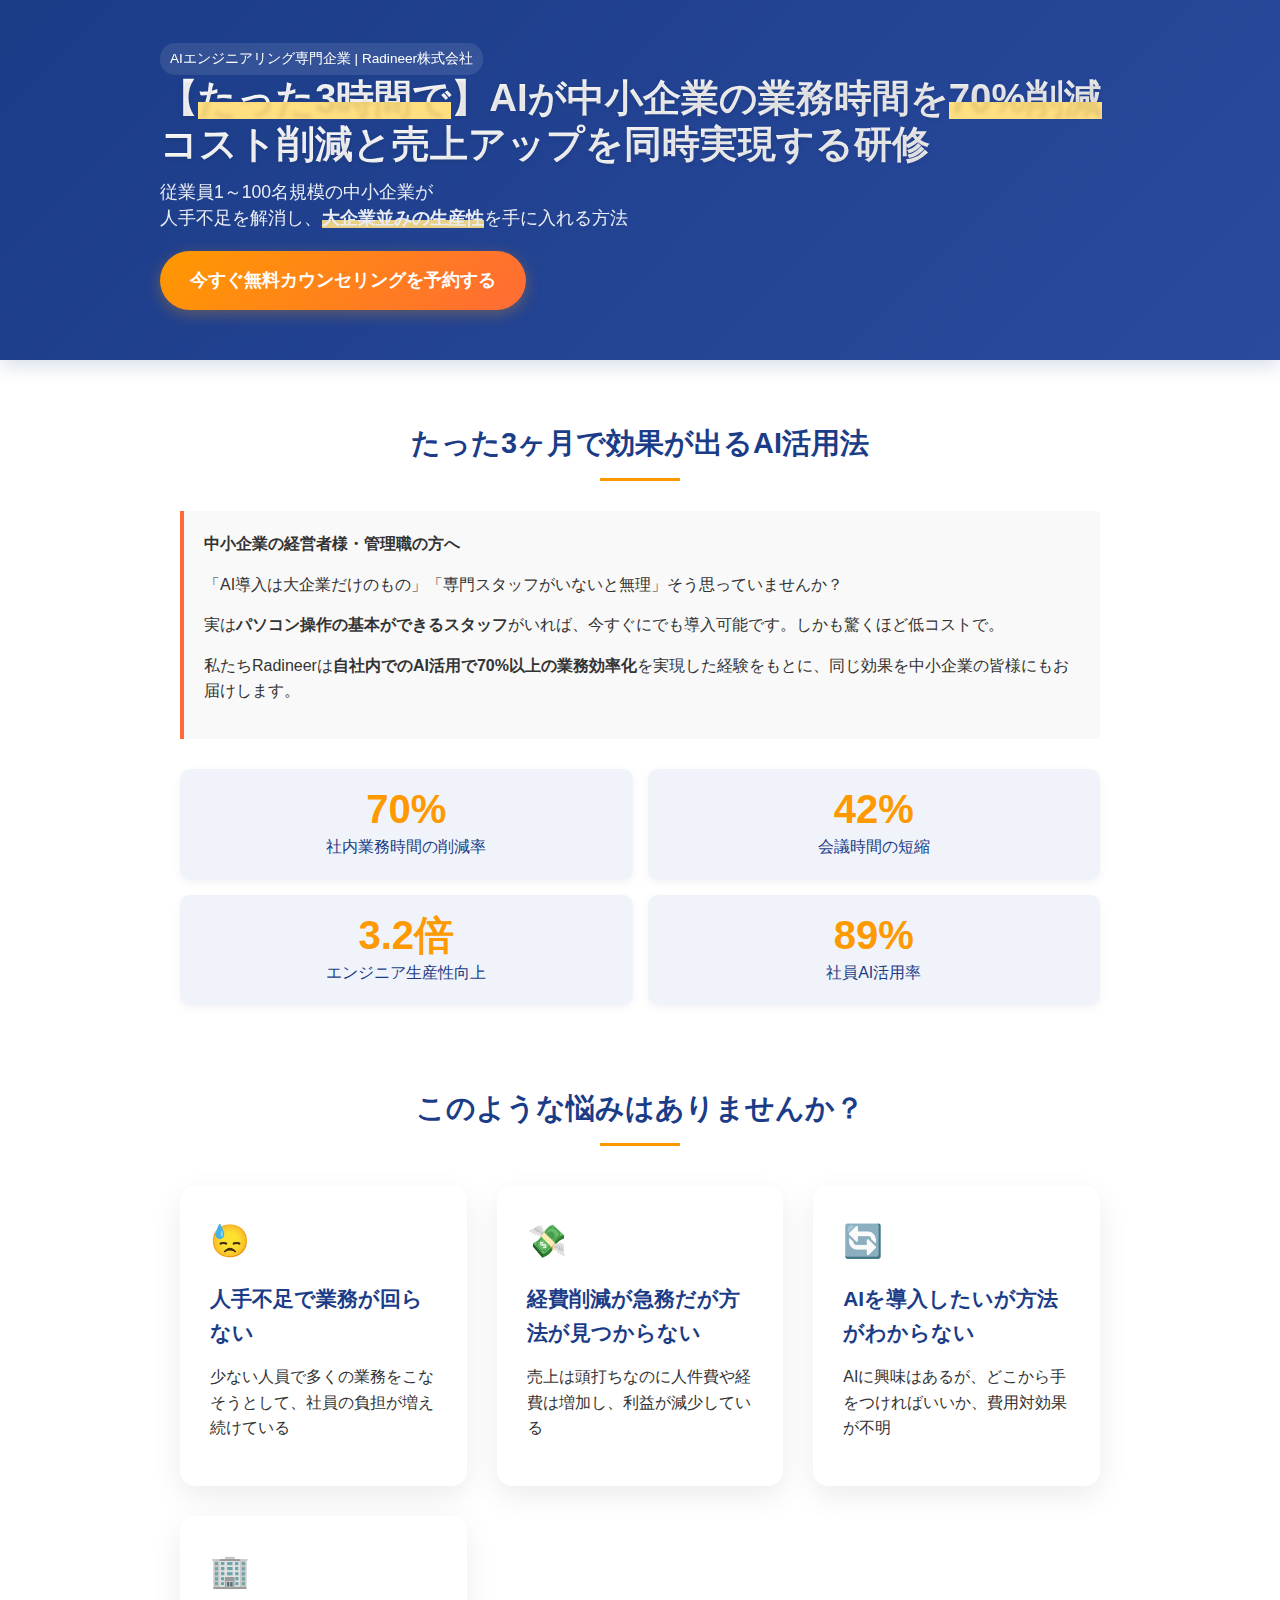
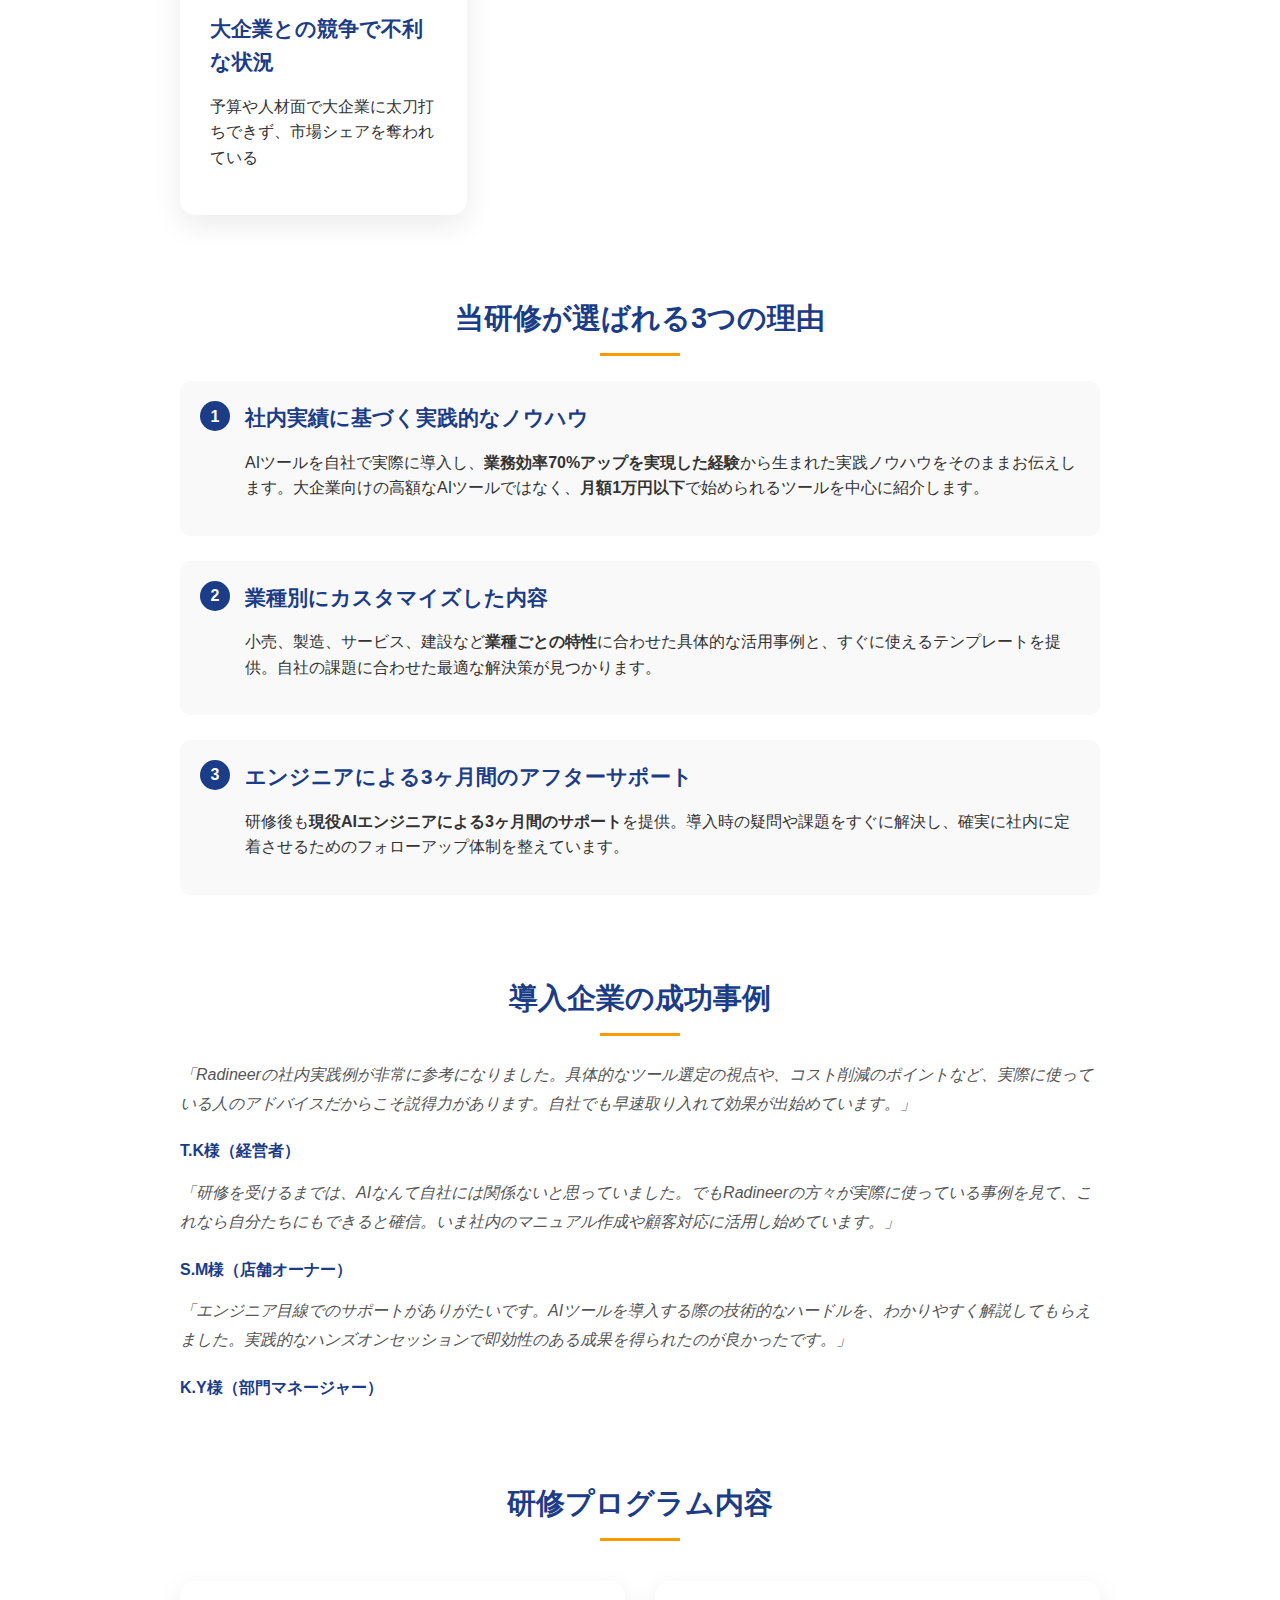
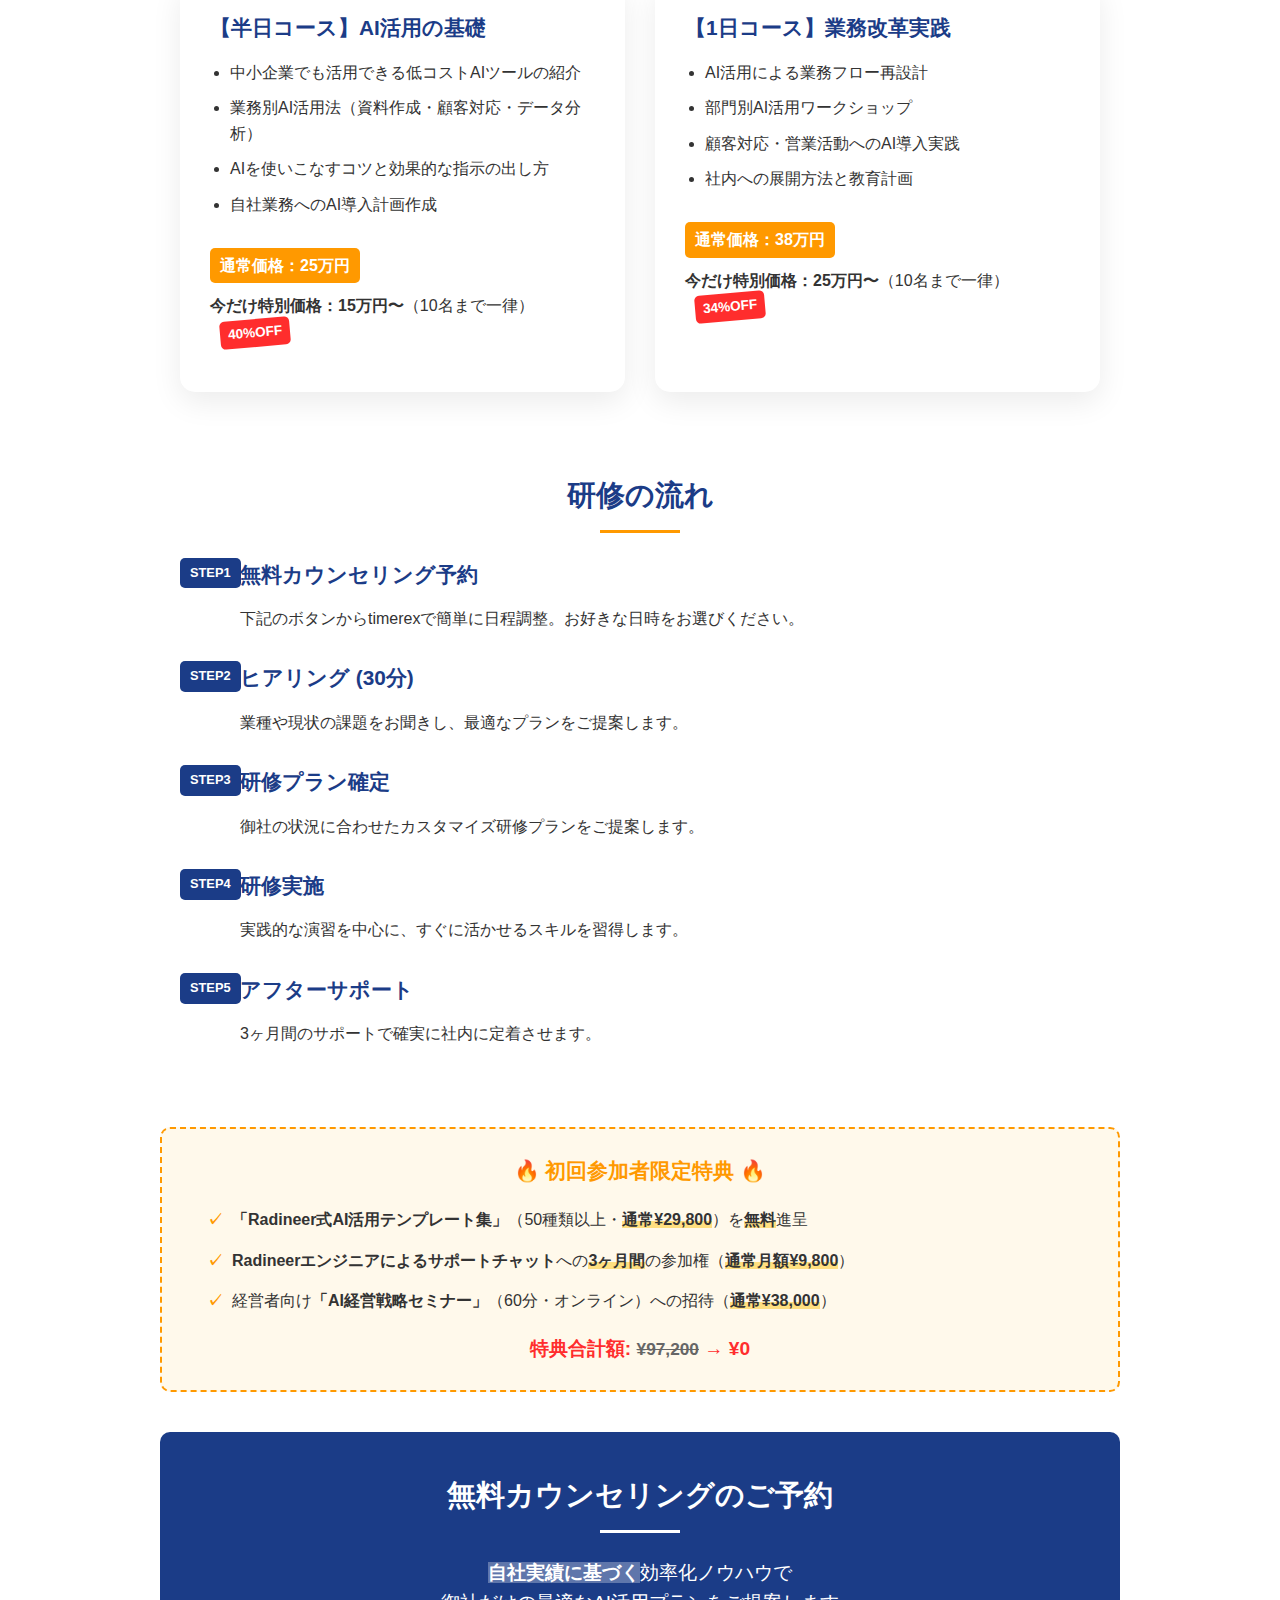
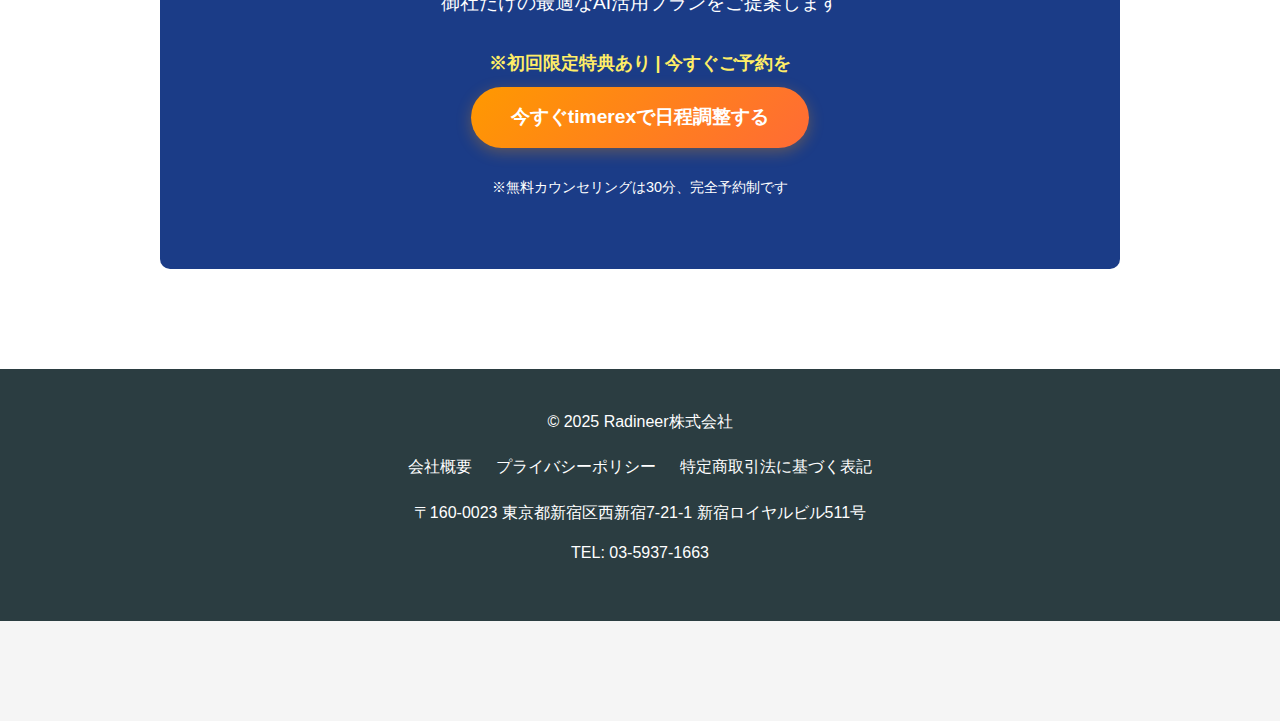
<file: improved-lp.html>
<!DOCTYPE html>
<html lang="ja">
<head>
    <meta charset="UTF-8">
    <meta name="viewport" content="width=device-width, initial-scale=1.0">
    <title>【経営者必見】中小企業の業務効率化を実現するAI活用研修 | Radineer株式会社</title>
    <meta name="description" content="Radineer株式会社が提供する中小企業向けAI活用研修。業務時間を70%削減し、コスト削減と売上アップを同時に実現します。">
    <link rel="icon" href="https://radineer.asia/wp-content/uploads/2023/04/cropped-radineer_favi_blue-1-32x32.png" sizes="32x32">
    <link rel="icon" href="https://radineer.asia/wp-content/uploads/2023/04/cropped-radineer_favi_blue-1-192x192.png" sizes="192x192">
    <link rel="stylesheet" href="styles.css">
</head>
<body>
    <header>
        <div class="container">
            <div class="header-badge">AIエンジニアリング専門企業 | Radineer株式会社</div>
            <h1>【<span class="highlight-yellow">たった3時間で</span>】AIが中小企業の業務時間を<span class="highlight-yellow">70%削減</span><br>コスト削減と売上アップを同時実現する研修</h1>
            <p class="tagline">従業員1～100名規模の中小企業が<br>人手不足を解消し、<span class="highlight-yellow">大企業並みの生産性</span>を手に入れる方法</p>
            <a href="#reservation" class="cta-button">今すぐ無料カウンセリングを予約する</a>
        </div>
    </header>
    
    <main>
        <div class="container">
            <section>
                <h2>たった3ヶ月で効果が出るAI活用法</h2>
                
                <div class="highlight-box">
                    <p><strong>中小企業の経営者様・管理職の方へ</strong></p>
                    <p>「AI導入は大企業だけのもの」「専門スタッフがいないと無理」そう思っていませんか？</p>
                    <p>実は<strong>パソコン操作の基本ができるスタッフ</strong>がいれば、今すぐにでも導入可能です。しかも驚くほど低コストで。</p>
                    <p>私たちRadineerは<strong>自社内でのAI活用で70%以上の業務効率化</strong>を実現した経験をもとに、同じ効果を中小企業の皆様にもお届けします。</p>
                </div>
                
                <div class="stats-container">
                    <div class="stat-box">
                        <div class="stat-number">70%</div>
                        <div class="stat-text">社内業務時間の削減率</div>
                    </div>
                    
                    <div class="stat-box">
                        <div class="stat-number">42%</div>
                        <div class="stat-text">会議時間の短縮</div>
                    </div>
                    
                    <div class="stat-box">
                        <div class="stat-number">3.2倍</div>
                        <div class="stat-text">エンジニア生産性向上</div>
                    </div>
                    
                    <div class="stat-box">
                        <div class="stat-number">89%</div>
                        <div class="stat-text">社員AI活用率</div>
                    </div>
                </div>
            </section>
            
            <section>
                <h2>このような悩みはありませんか？</h2>
                
                <div class="card-container">
                    <div class="card">
                        <div class="card-icon">😓</div>
                        <h3>人手不足で業務が回らない</h3>
                        <p>少ない人員で多くの業務をこなそうとして、社員の負担が増え続けている</p>
                    </div>
                    
                    <div class="card">
                        <div class="card-icon">💸</div>
                        <h3>経費削減が急務だが方法が見つからない</h3>
                        <p>売上は頭打ちなのに人件費や経費は増加し、利益が減少している</p>
                    </div>
                    
                    <div class="card">
                        <div class="card-icon">🔄</div>
                        <h3>AIを導入したいが方法がわからない</h3>
                        <p>AIに興味はあるが、どこから手をつければいいか、費用対効果が不明</p>
                    </div>
                    
                    <div class="card">
                        <div class="card-icon">🏢</div>
                        <h3>大企業との競争で不利な状況</h3>
                        <p>予算や人材面で大企業に太刀打ちできず、市場シェアを奪われている</p>
                    </div>
                </div>
            </section>
            
            <section>
                <h2>当研修が選ばれる3つの理由</h2>
                
                <div class="reason">
                    <div class="reason-number">1</div>
                    <div class="reason-content">
                        <h3>社内実績に基づく実践的なノウハウ</h3>
                        <p>AIツールを自社で実際に導入し、<strong>業務効率70%アップを実現した経験</strong>から生まれた実践ノウハウをそのままお伝えします。大企業向けの高額なAIツールではなく、<strong>月額1万円以下</strong>で始められるツールを中心に紹介します。</p>
                    </div>
                </div>
                
                <div class="reason">
                    <div class="reason-number">2</div>
                    <div class="reason-content">
                        <h3>業種別にカスタマイズした内容</h3>
                        <p>小売、製造、サービス、建設など<strong>業種ごとの特性</strong>に合わせた具体的な活用事例と、すぐに使えるテンプレートを提供。自社の課題に合わせた最適な解決策が見つかります。</p>
                    </div>
                </div>
                
                <div class="reason">
                    <div class="reason-number">3</div>
                    <div class="reason-content">
                        <h3>エンジニアによる3ヶ月間のアフターサポート</h3>
                        <p>研修後も<strong>現役AIエンジニアによる3ヶ月間のサポート</strong>を提供。導入時の疑問や課題をすぐに解決し、確実に社内に定着させるためのフォローアップ体制を整えています。</p>
                    </div>
                </div>
            </section>
            
            <section>
                <h2>導入企業の成功事例</h2>
                
                <div class="testimonial">
                    <p class="testimonial-text">「Radineerの社内実践例が非常に参考になりました。具体的なツール選定の視点や、コスト削減のポイントなど、実際に使っている人のアドバイスだからこそ説得力があります。自社でも早速取り入れて効果が出始めています。」</p>
                    <p class="testimonial-author">T.K様（経営者）</p>
                </div>
                
                <div class="testimonial">
                    <p class="testimonial-text">「研修を受けるまでは、AIなんて自社には関係ないと思っていました。でもRadineerの方々が実際に使っている事例を見て、これなら自分たちにもできると確信。いま社内のマニュアル作成や顧客対応に活用し始めています。」</p>
                    <p class="testimonial-author">S.M様（店舗オーナー）</p>
                </div>
                
                <div class="testimonial">
                    <p class="testimonial-text">「エンジニア目線でのサポートがありがたいです。AIツールを導入する際の技術的なハードルを、わかりやすく解説してもらえました。実践的なハンズオンセッションで即効性のある成果を得られたのが良かったです。」</p>
                    <p class="testimonial-author">K.Y様（部門マネージャー）</p>
                </div>
            </section>
            
            <section>
                <h2>研修プログラム内容</h2>
                
                <div class="card-container">
                    <div class="card">
                        <h3>【半日コース】AI活用の基礎</h3>
                        <ul>
                            <li>中小企業でも活用できる低コストAIツールの紹介</li>
                            <li>業務別AI活用法（資料作成・顧客対応・データ分析）</li>
                            <li>AIを使いこなすコツと効果的な指示の出し方</li>
                            <li>自社業務へのAI導入計画作成</li>
                        </ul>
                        <div class="price-tag">通常価格：25万円</div>
                        <p><strong>今だけ特別価格：15万円〜</strong>（10名まで一律）<span class="discount-label">40%OFF</span></p>
                    </div>
                    
                    <div class="card">
                        <h3>【1日コース】業務改革実践</h3>
                        <ul>
                            <li>AI活用による業務フロー再設計</li>
                            <li>部門別AI活用ワークショップ</li>
                            <li>顧客対応・営業活動へのAI導入実践</li>
                            <li>社内への展開方法と教育計画</li>
                        </ul>
                        <div class="price-tag">通常価格：38万円</div>
                        <p><strong>今だけ特別価格：25万円〜</strong>（10名まで一律）<span class="discount-label">34%OFF</span></p>
                    </div>
                </div>
            </section>
            
            <section>
                <h2>研修の流れ</h2>
                
                <div class="flow">
                    <div class="flow-step">
                        <h3>無料カウンセリング予約</h3>
                        <p>下記のボタンからtimerexで簡単に日程調整。お好きな日時をお選びください。</p>
                    </div>
                    
                    <div class="flow-step">
                        <h3>ヒアリング (30分)</h3>
                        <p>業種や現状の課題をお聞きし、最適なプランをご提案します。</p>
                    </div>
                    
                    <div class="flow-step">
                        <h3>研修プラン確定</h3>
                        <p>御社の状況に合わせたカスタマイズ研修プランをご提案します。</p>
                    </div>
                    
                    <div class="flow-step">
                        <h3>研修実施</h3>
                        <p>実践的な演習を中心に、すぐに活かせるスキルを習得します。</p>
                    </div>
                    
                    <div class="flow-step">
                        <h3>アフターサポート</h3>
                        <p>3ヶ月間のサポートで確実に社内に定着させます。</p>
                    </div>
                </div>
            </section>
            
            <div class="benefits">
                <h3>🔥 初回参加者限定特典 🔥</h3>
                
                <ul>
                    <li><strong>「Radineer式AI活用テンプレート集」</strong>（50種類以上・<span class="highlight-yellow">通常¥29,800</span>）を<span class="highlight-yellow">無料</span>進呈</li>
                    <li><strong>Radineerエンジニアによるサポートチャット</strong>への<span class="highlight-yellow">3ヶ月間</span>の参加権（<span class="highlight-yellow">通常月額¥9,800</span>）</li>
                    <li>経営者向け<strong>「AI経営戦略セミナー」</strong>（60分・オンライン）への招待（<span class="highlight-yellow">通常¥38,000</span>）</li>
                </ul>
                <div style="text-align: center; margin-top: 20px;">
                    <div style="font-size: 1.2rem; font-weight: bold; color: #ff2d2d;">
                        特典合計額: <span style="text-decoration: line-through; color: #666; font-size: 0.9em;">¥97,200</span> → ¥0
                    </div>
                </div>
            </div>
            
            <div class="cta-section" id="reservation">
                <h2>無料カウンセリングのご予約</h2>
                <p style="font-size: 1.2rem;"><span class="highlight-yellow" style="color: white; background: rgba(255, 255, 255, 0.3);">自社実績に基づく</span>効率化ノウハウで<br>御社だけの最適なAI活用プランをご提案します</p>
                <p style="margin-bottom: 10px; color: #ffed66; font-weight: bold;">※初回限定特典あり | 今すぐご予約を</p>
                <a href="https://timerex.net/s/radineer/ai_training" class="cta-button" target="_blank" style="font-size: 1.2rem; padding: 15px 40px;">今すぐtimerexで日程調整する</a>
                <p style="margin-top: 20px; font-size: 0.9rem;">※無料カウンセリングは30分、完全予約制です</p>
            </div>
        </div>
    </main>
    
    <footer>
        <div class="container">
            <p>© 2025 Radineer株式会社</p>
            <div class="footer-links">
                <a href="https://radineer.asia/company/" target="_blank">会社概要</a>
                <a href="https://radineer.asia/privacy/" target="_blank">プライバシーポリシー</a>
                <a href="https://radineer.asia/terms/" target="_blank">特定商取引法に基づく表記</a>
            </div>
            <p>〒160-0023 東京都新宿区西新宿7-21-1 新宿ロイヤルビル511号</p>
            <p>TEL: 03-5937-1663</p>
        </div>
    </footer>
    <script src="script.js"></script>
</body>
</html>
</file>
<file: styles.css>
/* リセットCSS */
* {
    margin: 0;
    padding: 0;
    box-sizing: border-box;
}

body {
    font-family: "Helvetica Neue", Arial, "Hiragino Kaku Gothic ProN", "Hiragino Sans", Meiryo, sans-serif;
    line-height: 1.6;
    color: #333;
    background-color: #f5f5f5;
    padding-bottom: 100px;
}

img {
    max-width: 100%;
    height: auto;
}

.container {
    width: 100%;
    max-width: 1000px;
    margin: 0 auto;
    padding: 0 20px;
}

/* ヘッダー */
header {
    background: linear-gradient(135deg, #1b3c87 0%, #2a4a9e 100%);
    color: white;
    padding: 20px 0;
    position: relative;
    box-shadow: 0 4px 20px rgba(27, 60, 135, 0.2);
    overflow: hidden;
    min-height: 40vh;
    display: flex;
    align-items: center;
}

header::before {
    content: '';
    position: absolute;
    top: 0;
    left: 0;
    right: 0;
    bottom: 0;
    background: url('data:image/svg+xml,<svg width="20" height="20" viewBox="0 0 20 20" xmlns="http://www.w3.org/2000/svg"><rect width="1" height="1" fill="rgba(255,255,255,0.05)"/></svg>');
    opacity: 0.1;
    pointer-events: none;
}

.header-content {
    max-width: 800px;
    margin: 0 auto;
    padding: 0 20px;
}

.header-left {
    text-align: center;
}

.header-badges {
    display: flex;
    gap: 10px;
    margin-bottom: 15px;
    flex-wrap: wrap;
    justify-content: center;
}

.header-badge {
    color: white;
    font-weight: 500;
    padding: 5px 10px;
    display: inline-block;
    font-size: 0.85rem;
    position: relative;
    background: rgba(255, 255, 255, 0.1);
    border-radius: 15px;
    backdrop-filter: blur(5px);
}

.header-badge.highlight {
    background: rgba(255, 215, 0, 0.2);
    color: #ffd700;
    font-weight: 600;
}

h1 {
    font-size: 2.4rem;
    font-weight: 800;
    margin-bottom: 12px;
    line-height: 1.2;
    text-shadow: 0 2px 4px rgba(0, 0, 0, 0.1);
    background: linear-gradient(to right, #ffffff, #f0f0f0);
    -webkit-background-clip: text;
    -webkit-text-fill-color: transparent;
}

.tagline {
    font-size: 1.1rem;
    margin-bottom: 20px;
    font-weight: 400;
    opacity: 0.9;
    line-height: 1.5;
}

.header-features {
    display: flex;
    flex-direction: column;
    gap: 10px;
    margin-bottom: 20px;
    max-width: 400px;
    margin-left: auto;
    margin-right: auto;
}

.feature-item {
    display: flex;
    align-items: center;
    gap: 10px;
    color: rgba(255, 255, 255, 0.9);
    font-size: 1rem;
    font-weight: 500;
    background: rgba(255, 255, 255, 0.1);
    padding: 10px 15px;
    border-radius: 10px;
    backdrop-filter: blur(5px);
}

.feature-icon {
    font-size: 1.2rem;
    color: #ffd700;
}

.header-stats {
    display: grid;
    grid-template-columns: repeat(3, 1fr);
    gap: 12px;
    margin-bottom: 20px;
    max-width: 500px;
    margin-left: auto;
    margin-right: auto;
}

.stat-card {
    background: rgba(255, 255, 255, 0.1);
    backdrop-filter: blur(10px);
    padding: 12px;
    border-radius: 10px;
    text-align: center;
    border: 1px solid rgba(255, 255, 255, 0.2);
    transition: transform 0.3s ease;
}

.stat-number {
    font-size: 1.8rem;
    font-weight: 700;
    color: #ffd700;
    margin-bottom: 3px;
}

.stat-label {
    font-size: 0.8rem;
    opacity: 0.9;
}

.header-cta {
    display: flex;
    flex-direction: column;
    gap: 12px;
    align-items: center;
}

.cta-button {
    display: inline-block;
    background: linear-gradient(135deg, #ff9900 0%, #ff6b35 100%);
    color: white;
    padding: 15px 30px;
    border-radius: 50px;
    text-decoration: none;
    font-weight: bold;
    font-size: 1.1rem;
    box-shadow: 0 4px 15px rgba(255,153,0,0.3);
    transition: all 0.3s cubic-bezier(0.165, 0.84, 0.44, 1);
    text-align: center;
    min-width: 280px;
    position: relative;
    overflow: hidden;
}

.cta-note {
    font-size: 0.85rem;
    opacity: 0.8;
    font-style: italic;
}

.header-right {
    position: relative;
}

.header-image {
    position: relative;
    border-radius: 15px;
    overflow: hidden;
    box-shadow: 0 8px 25px rgba(0,0,0,0.2);
}

.header-image img {
    width: 100%;
    height: 300px;
    object-fit: cover;
    display: block;
}

.header-image::after {
    content: '';
    position: absolute;
    top: 0;
    left: 0;
    right: 0;
    bottom: 0;
    background: linear-gradient(135deg, rgba(27, 60, 135, 0.2) 0%, rgba(42, 74, 158, 0.2) 100%);
}

/* メインコンテンツ */
main {
    background-color: white;
    padding: 60px 0;
}

section {
    margin-bottom: 80px;
    padding: 0 20px;
}

h2 {
    font-size: 1.8rem;
    color: #1b3c87;
    margin-bottom: 25px;
    text-align: center;
    position: relative;
    padding-bottom: 15px;
}

h2:after {
    content: "";
    position: absolute;
    bottom: 0;
    left: 50%;
    transform: translateX(-50%);
    width: 80px;
    height: 3px;
    background-color: #ff9900;
}

h3 {
    font-size: 1.3rem;
    color: #1b3c87;
    margin-bottom: 15px;
}

p {
    margin-bottom: 15px;
}

ul {
    margin-left: 20px;
    margin-bottom: 20px;
}

li {
    margin-bottom: 10px;
}

.highlight-box {
    background-color: #f9f9f9;
    border-left: 4px solid #ff6b35;
    padding: 20px;
    margin: 30px 0;
    border-radius: 0 5px 5px 0;
}

/* カード */
.card-container {
    display: grid;
    grid-template-columns: repeat(auto-fit, minmax(280px, 1fr));
    gap: 30px;
    margin: 40px 0;
}

.card {
    border: none;
    border-radius: 15px;
    padding: 30px;
    box-shadow: 0 10px 30px rgba(0,0,0,0.08);
    background-color: white;
    transition: all 0.4s cubic-bezier(0.165, 0.84, 0.44, 1);
}

.card:hover {
    transform: translateY(-8px);
    box-shadow: 0 15px 40px rgba(0,0,0,0.12);
}

.card-icon {
    font-size: 2rem;
    color: #1b3c87;
    margin-bottom: 15px;
}

/* 数字で見る効果 */
.stats-container {
    display: flex;
    flex-wrap: wrap;
    gap: 15px;
    margin: 30px 0;
    text-align: center;
}

.stat-box {
    flex: 1 1 calc(50% - 15px);
    min-width: 180px;
    background-color: #f0f4fa;
    border-radius: 10px;
    padding: 20px;
    box-shadow: 0 3px 10px rgba(0,0,0,0.05);
}

.stat-number {
    font-size: 2.5rem;
    font-weight: 800;
    color: #ff9900;
    margin-bottom: 5px;
    line-height: 1;
}

.stat-text {
    font-size: 1rem;
    color: #1b3c87;
    font-weight: 500;
}

/* 選ばれる理由 */
.reason {
    display: flex;
    align-items: flex-start;
    margin-bottom: 25px;
    background-color: #f9f9f9;
    padding: 20px;
    border-radius: 10px;
}

.reason-number {
    background-color: #1b3c87;
    color: white;
    width: 30px;
    height: 30px;
    border-radius: 50%;
    display: flex;
    justify-content: center;
    align-items: center;
    margin-right: 15px;
    font-weight: bold;
    flex-shrink: 0;
}

.reason-content {
    flex-grow: 1;
}

/* お客様の声 */
.testimonial-grid {
    display: grid;
    grid-template-columns: repeat(auto-fit, minmax(300px, 1fr));
    gap: 30px;
    margin: 40px 0;
}

.testimonial-card {
    background: white;
    padding: 30px;
    border-radius: 15px;
    box-shadow: 0 10px 30px rgba(0,0,0,0.1);
    transition: transform 0.3s ease;
}

.testimonial-card:hover {
    transform: translateY(-5px);
}

.testimonial-icon {
    font-size: 2.5rem;
    margin-bottom: 20px;
}

.testimonial-text {
    font-style: italic;
    margin-bottom: 20px;
    line-height: 1.8;
    color: #555;
}

.testimonial-author {
    font-weight: bold;
    color: #1b3c87;
    margin-bottom: 15px;
}

.testimonial-stats {
    display: flex;
    flex-direction: column;
    gap: 10px;
    padding-top: 15px;
    border-top: 1px solid #eee;
}

.testimonial-stats span {
    color: #666;
    font-size: 0.9rem;
}

/* 流れ */
.flow {
    counter-reset: step-counter;
}

.flow-step {
    position: relative;
    padding-left: 60px;
    margin-bottom: 30px;
    counter-increment: step-counter;
}

.flow-step:before {
    content: "STEP" counter(step-counter);
    position: absolute;
    left: 0;
    top: 0;
    background-color: #1b3c87;
    color: white;
    padding: 5px 10px;
    border-radius: 5px;
    font-weight: bold;
    font-size: 0.8rem;
}

/* 限定特典 */
.benefits {
    background-color: #fff9eb;
    border: 2px dashed #ff9900;
    border-radius: 10px;
    padding: 25px;
    margin: 40px 0;
}

.benefits h3 {
    color: #ff9900;
    text-align: center;
    margin-bottom: 20px;
}

.benefits ul {
    list-style-type: none;
}

.benefits li {
    position: relative;
    padding-left: 25px;
    margin-bottom: 15px;
}

.benefits li:before {
    content: "✓";
    position: absolute;
    left: 0;
    color: #ff9900;
    font-weight: bold;
}

/* CTA */
.cta-section {
    background-color: #1b3c87;
    color: white;
    padding: 40px 20px;
    text-align: center;
    border-radius: 10px;
    margin: 40px 0;
}

.cta-section h2 {
    color: white;
}

.cta-section h2:after {
    background-color: white;
}

.cta-section p {
    font-size: 1.1rem;
    margin-bottom: 30px;
}

/* フッター */
footer {
    background-color: #2b3d41;
    color: white;
    padding: 40px 0;
    text-align: center;
}

.footer-links {
    margin: 20px 0;
}

.footer-links a {
    color: white;
    margin: 0 10px;
    text-decoration: none;
}

/* 訴求強化のためのスタイル */
.highlight-yellow {
    background: linear-gradient(transparent 60%, #ffdf80 60%);
    font-weight: bold;
}

.price-tag {
    display: inline-block;
    background-color: #ff9900;
    color: white;
    padding: 5px 10px;
    border-radius: 5px;
    margin: 10px 0;
    font-weight: bold;
}

.discount-label {
    display: inline-block;
    background-color: #ff2d2d;
    color: white;
    padding: 3px 8px;
    border-radius: 5px;
    font-size: 0.85rem;
    font-weight: bold;
    margin-left: 10px;
    text-decoration: none;
    transform: rotate(-5deg);
}

/* レスポンシブデザイン */
@media (max-width: 768px) {
    .container {
        padding: 0 15px;
    }

    header {
        padding: 15px 0;
        min-height: auto;
    }

    .header-content {
        padding: 0 15px;
    }

    .header-badges {
        gap: 6px;
        margin-bottom: 12px;
    }

    .header-badge {
        padding: 4px 8px;
        font-size: 0.75rem;
    }

    h1 {
        font-size: 1.8rem;
        margin-bottom: 8px;
        line-height: 1.3;
    }

    .tagline {
        font-size: 0.95rem;
        margin-bottom: 15px;
        line-height: 1.5;
    }

    .header-features {
        gap: 8px;
        margin-bottom: 15px;
    }

    .feature-item {
        padding: 8px 12px;
        font-size: 0.9rem;
    }

    .header-stats {
        gap: 8px;
        margin-bottom: 15px;
    }

    .stat-card {
        padding: 8px;
    }

    .stat-number {
        font-size: 1.4rem;
    }

    .header-image {
        margin: 0 10px;
        border-radius: 10px;
    }

    .header-image img {
        height: 160px;
    }

    section {
        margin-bottom: 60px;
        padding: 30px 15px;
    }

    .card-container {
        grid-template-columns: 1fr;
        gap: 25px;
    }

    .achievement-grid {
        grid-template-columns: 1fr;
        gap: 20px;
    }

    .comparison-header, .comparison-row {
        grid-template-columns: 1.5fr 1fr 1fr;
        font-size: 0.9rem;
    }

    .comparison-cell {
        padding: 12px 10px;
    }

    .fixed-footer-content {
        flex-direction: column;
        gap: 15px;
        padding: 15px;
    }

    .fixed-footer-text {
        text-align: center;
        padding-right: 0;
    }

    .fixed-cta-button {
        width: 100%;
        padding: 12px 20px;
    }

    .countdown {
        flex-wrap: wrap;
        justify-content: center;
        gap: 15px;
    }

    .countdown-item {
        flex: 0 0 calc(50% - 15px);
        min-width: auto;
        padding: 15px 10px;
    }

    .case-study-image {
        height: 200px;
    }

    .case-study-content {
        padding: 20px 15px;
    }

    .before-after {
        flex-direction: column;
        gap: 15px;
    }

    .arrow {
        transform: rotate(90deg);
        margin: 10px 0;
    }

    .carousel-nav {
        padding: 0 15px;
    }

    .carousel-nav button {
        padding: 10px;
        font-size: 1.8rem;
    }

    .dot {
        width: 12px;
        height: 12px;
    }

    .benefits {
        padding: 20px 15px;
    }

    .cta-button {
        width: 100%;
        max-width: none;
        padding: 12px 15px;
        font-size: 1rem;
        margin: 0 10px;
        border-radius: 25px;
        background: linear-gradient(135deg, #ff9900 0%, #ff6b35 100%);
    }

    .cta-note {
        font-size: 0.8rem;
        margin-top: 5px;
    }

    /* タッチ操作の最適化 */
    .cta-button {
        -webkit-tap-highlight-color: transparent;
        min-height: 44px;
    }

    .feature-item {
        -webkit-tap-highlight-color: transparent;
        min-height: 44px;
    }

    /* パフォーマンス最適化 */
    .header-image::after {
        opacity: 0.5;
    }

    /* アニメーション最適化 */
    .pulse {
        animation: none;
    }

    /* スクロールバー最適化 */
    ::-webkit-scrollbar {
        width: 4px;
    }

    ::-webkit-scrollbar-track {
        background: rgba(255, 255, 255, 0.1);
    }

    ::-webkit-scrollbar-thumb {
        background: rgba(255, 255, 255, 0.3);
        border-radius: 2px;
    }

    /* 導入事例 */
    .case-study-section {
        padding: 20px 0;
    }

    .case-study-section h2 {
        font-size: 1.4rem;
        margin-bottom: 15px;
    }

    .case-study-image {
        height: 160px;
    }

    .case-study-content {
        padding: 12px;
    }

    .case-study-title {
        font-size: 1rem;
        margin-bottom: 10px;
    }

    .case-study-description {
        font-size: 0.85rem;
        margin-bottom: 12px;
    }

    .before-after {
        flex-direction: column;
        gap: 12px;
    }

    .before, .after {
        width: 100%;
        padding: 12px;
    }

    .arrow {
        transform: rotate(90deg);
        margin: 3px 0;
        font-size: 1.5rem;
    }

    .case-study-results {
        padding: 12px;
        margin-top: 12px;
    }

    .case-study-results h3 {
        font-size: 0.95rem;
        margin-bottom: 8px;
    }

    .case-study-results li {
        font-size: 0.85rem;
        margin-bottom: 6px;
        padding-left: 20px;
    }

    .carousel-nav {
        margin-top: 15px;
    }

    .carousel-nav button {
        font-size: 1.3rem;
        padding: 10px;
    }

    /* お客様の声 */
    .testimonial-section {
        padding: 20px 0;
    }

    .testimonial-section h2 {
        font-size: 1.4rem;
        margin-bottom: 15px;
    }

    .testimonial-grid {
        grid-template-columns: 1fr;
        gap: 12px;
        padding: 0 10px;
    }

    .testimonial-card {
        padding: 12px;
    }

    .testimonial-icon {
        font-size: 1.6rem;
        margin-bottom: 8px;
    }

    .testimonial-text {
        font-size: 0.85rem;
        margin-bottom: 8px;
    }

    .testimonial-author {
        font-size: 0.8rem;
    }

    .testimonial-stats {
        margin-top: 8px;
        gap: 6px;
    }

    .testimonial-stat {
        font-size: 0.75rem;
    }

    /* FAQ */
    .faq-section {
        padding: 20px 0;
    }

    .faq-section h2 {
        font-size: 1.4rem;
        margin-bottom: 15px;
    }

    .faq-container {
        padding: 0 10px;
    }

    .faq-item {
        margin-bottom: 8px;
    }

    .faq-question {
        padding: 10px 12px;
        font-size: 0.9rem;
    }

    .faq-icon {
        font-size: 0.85rem;
        margin-right: 6px;
    }

    .faq-answer {
        padding: 0 12px 10px;
        font-size: 0.85rem;
    }

    /* お問い合わせ */
    .contact-section {
        padding: 20px 0;
    }

    .contact-section h2 {
        font-size: 1.4rem;
        margin-bottom: 15px;
    }

    .contact-content {
        padding: 15px 10px;
    }

    .contact-content p {
        font-size: 0.95rem;
        margin-bottom: 15px;
    }

    /* 固定フッター */
    .fixed-footer {
        padding: 8px 10px;
    }

    .fixed-footer-content {
        flex-direction: column;
        gap: 6px;
        text-align: center;
    }

    .fixed-footer-text {
        font-size: 0.85rem;
    }

    .fixed-footer-cta {
        width: 100%;
        max-width: none;
        padding: 10px 15px;
        font-size: 0.95rem;
        border-radius: 25px;
    }
}

/* タッチデバイス向けの最適化 */
@media (hover: none) {
    .header-badge,
    .feature-item,
    .stat-card {
        -webkit-tap-highlight-color: transparent;
    }
}

/* タッチ操作の改善 */
@media (pointer: coarse) {
    .header-badge,
    .feature-item,
    .stat-card {
        min-height: 44px;
    }
}

/* モバイルでのアニメーション最適化 */
@media (max-width: 768px) {
    .fade-in {
        transition: all 0.4s cubic-bezier(0.165, 0.84, 0.44, 1);
    }

    .pulse {
        animation: none;
    }

    .case-study-card.active {
        animation: none;
    }
}

/* モバイルでのフォント最適化 */
@media (max-width: 768px) {
    body {
        -webkit-text-size-adjust: 100%;
        text-size-adjust: 100%;
    }

    h1, h2, h3, h4, h5, h6 {
        -webkit-text-size-adjust: 100%;
        text-size-adjust: 100%;
    }
}

/* 比較表 */
.comparison-section {
    padding: 60px 0;
    background: white;
}

.comparison-section h2 {
    text-align: center;
    margin-bottom: 40px;
    color: #1b3c87;
    font-size: 2.2rem;
}

.comparison-table {
    max-width: 800px;
    margin: 0 auto;
    background: white;
    border-radius: 15px;
    overflow: hidden;
    box-shadow: 0 10px 30px rgba(0,0,0,0.1);
}

.comparison-header {
    display: grid;
    grid-template-columns: 2fr 1fr 1fr;
    background: #1b3c87;
    color: white;
    font-weight: 600;
    padding: 20px;
    text-align: center;
}

.comparison-row {
    display: grid;
    grid-template-columns: 2fr 1fr 1fr;
    padding: 20px;
    border-bottom: 1px solid #eee;
    text-align: center;
    align-items: center;
}

.comparison-row:last-child {
    border-bottom: none;
}

.comparison-row div:first-child {
    text-align: left;
    font-weight: 600;
    color: #1b3c87;
}

/* 期間限定オファー */
.limited-offer-section {
    padding: 60px 0;
    background: linear-gradient(135deg, #ff9900 0%, #ff6b35 100%);
    color: white;
    text-align: center;
}

.limited-offer-section h2 {
    font-size: 2.4rem;
    margin-bottom: 30px;
}

.offer-badge {
    display: inline-block;
    background: rgba(255,255,255,0.2);
    padding: 8px 20px;
    border-radius: 30px;
    margin-bottom: 20px;
    font-weight: 600;
}

.countdown {
    display: flex;
    justify-content: center;
    gap: 20px;
    margin: 30px 0;
}

.countdown-item {
    background: rgba(255,255,255,0.1);
    padding: 20px;
    border-radius: 15px;
    min-width: 100px;
    backdrop-filter: blur(5px);
}

.countdown-number {
    display: block;
    font-size: 2.5rem;
    font-weight: 700;
    line-height: 1;
}

.countdown-label {
    font-size: 0.9rem;
    opacity: 0.9;
}

.offer-content {
    max-width: 600px;
    margin: 40px auto;
    background: white;
    padding: 30px;
    border-radius: 20px;
    color: #333;
}

.offer-price {
    margin-bottom: 30px;
}

.original-price {
    text-decoration: line-through;
    color: #999;
    margin-bottom: 10px;
}

.discount-price {
    font-size: 2rem;
    font-weight: 700;
    color: #ff6b35;
    margin-bottom: 10px;
}

.discount-badge {
    display: inline-block;
    background: #ff6b35;
    color: white;
    padding: 5px 15px;
    border-radius: 20px;
    font-weight: 600;
}

.offer-features {
    text-align: left;
}

.offer-features h3 {
    color: #1b3c87;
    margin-bottom: 20px;
}

.offer-features ul {
    list-style: none;
    padding: 0;
}

.offer-features li {
    margin-bottom: 10px;
    padding-left: 25px;
    position: relative;
}

.offer-features li::before {
    content: '✓';
    position: absolute;
    left: 0;
    color: #ff9900;
    font-weight: bold;
}

/* モバイル対応 */
@media (max-width: 768px) {
    .case-study-section {
        padding: 40px 0;
    }

    .case-study-section h2 {
        font-size: 1.8rem;
        margin-bottom: 30px;
    }

    .case-study-image {
        height: 200px;
    }

    .case-study-content {
        padding: 20px 15px;
    }

    .case-study-title {
        font-size: 1.2rem;
    }

    .before-after {
        flex-direction: column;
        gap: 20px;
    }

    .arrow {
        transform: rotate(90deg);
        margin: 10px 0;
    }

    .case-study-results {
        padding: 15px;
    }

    .carousel-nav {
        margin-top: 20px;
    }

    .carousel-nav button {
        font-size: 1.8rem;
        padding: 8px;
    }

    .comparison-section {
        padding: 40px 0;
    }

    .comparison-section h2 {
        font-size: 1.8rem;
        margin-bottom: 30px;
    }

    .comparison-header, .comparison-row {
        grid-template-columns: 1.5fr 1fr 1fr;
        font-size: 0.9rem;
        padding: 15px;
    }

    .limited-offer-section {
        padding: 40px 0;
    }

    .limited-offer-section h2 {
        font-size: 2rem;
    }

    .countdown {
        flex-wrap: wrap;
        gap: 15px;
    }

    .countdown-item {
        flex: 0 0 calc(50% - 15px);
        min-width: auto;
        padding: 15px;
    }

    .offer-content {
        margin: 20px 15px;
        padding: 20px;
    }

    .discount-price {
        font-size: 1.8rem;
    }
}

/* FAQ */
.faq-section {
    padding: 60px 0;
    background: linear-gradient(135deg, #f8f9fa 0%, #ffffff 100%);
}

.faq-container {
    max-width: 800px;
    margin: 30px auto;
}

.faq-item {
    background: white;
    border-radius: 10px;
    margin-bottom: 15px;
    box-shadow: 0 3px 10px rgba(0,0,0,0.1);
    transition: all 0.3s ease;
}

.faq-item:hover {
    transform: translateY(-2px);
    box-shadow: 0 5px 15px rgba(0,0,0,0.15);
}

.faq-question {
    padding: 20px;
    cursor: pointer;
    display: flex;
    align-items: center;
    font-weight: bold;
    color: #1b3c87;
    position: relative;
}

.faq-icon {
    margin-right: 15px;
    font-weight: bold;
    color: #ff9900;
}

.toggle-icon {
    margin-left: auto;
    transition: transform 0.3s ease;
    color: #1b3c87;
}

.faq-answer {
    padding: 0 20px 20px;
    display: none;
    color: #666;
    line-height: 1.6;
}

.faq-item.active .faq-answer {
    display: block;
}

.faq-item.active .toggle-icon {
    transform: rotate(45deg);
}

.faq-item.active {
    border: 1px solid #ff9900;
}

/* モバイル対応 */
@media (max-width: 768px) {
    header {
        padding: 15px 0;
        min-height: auto;
    }

    .header-content {
        grid-template-columns: 1fr;
        gap: 20px;
        text-align: center;
        padding: 0 15px;
    }

    .faq-section {
        padding: 40px 0;
    }

    .faq-question {
        padding: 15px;
        font-size: 0.95rem;
    }

    .faq-answer {
        padding: 0 15px 15px;
        font-size: 0.9rem;
    }
}

/* 実績セクション */
.achievement-section {
    padding: 60px 0;
    background: linear-gradient(135deg, #f8f9fa 0%, #ffffff 100%);
}

.achievement-section h2 {
    text-align: center;
    margin-bottom: 40px;
    color: #1b3c87;
    font-size: 2.2rem;
    position: relative;
    display: inline-block;
    left: 50%;
    transform: translateX(-50%);
}

.achievement-section h2::after {
    content: '';
    position: absolute;
    bottom: -10px;
    left: 50%;
    transform: translateX(-50%);
    width: 60px;
    height: 4px;
    background: linear-gradient(90deg, #ff9900, #ff6b35);
    border-radius: 2px;
}

.achievement-grid {
    display: grid;
    grid-template-columns: repeat(3, 1fr);
    gap: 30px;
    max-width: 1000px;
    margin: 0 auto;
    padding: 0 20px;
}

.achievement-card {
    background: white;
    border-radius: 20px;
    padding: 30px;
    box-shadow: 0 10px 30px rgba(0,0,0,0.1);
    display: flex;
    flex-direction: column;
    align-items: center;
    text-align: center;
    transition: all 0.4s cubic-bezier(0.165, 0.84, 0.44, 1);
    position: relative;
    overflow: hidden;
}

.achievement-card::before {
    content: '';
    position: absolute;
    top: 0;
    left: 0;
    width: 100%;
    height: 100%;
    background: linear-gradient(135deg, rgba(27, 60, 135, 0.05) 0%, rgba(42, 74, 158, 0.05) 100%);
    opacity: 0;
    transition: opacity 0.3s ease;
}

.achievement-card:hover {
    transform: translateY(-10px);
    box-shadow: 0 15px 40px rgba(0,0,0,0.15);
}

.achievement-card:hover::before {
    opacity: 1;
}

.achievement-icon {
    font-size: 3rem;
    margin-bottom: 20px;
    color: #1b3c87;
    transition: transform 0.3s ease;
}

.achievement-card:hover .achievement-icon {
    transform: scale(1.1);
}

.achievement-number {
    font-size: 3rem;
    font-weight: 800;
    background: linear-gradient(135deg, #ff6b35 0%, #ff9900 100%);
    -webkit-background-clip: text;
    -webkit-text-fill-color: transparent;
    margin-bottom: 10px;
    line-height: 1;
}

.achievement-label {
    font-size: 1.1rem;
    color: #1b3c87;
    font-weight: 600;
    margin-bottom: 15px;
}

.achievement-detail {
    font-size: 0.9rem;
    color: #666;
    line-height: 1.6;
    text-align: left;
    width: 100%;
}

.achievement-detail ul {
    list-style: none;
    padding: 0;
    margin: 0;
}

.achievement-detail li {
    position: relative;
    padding-left: 20px;
    margin-bottom: 8px;
    color: #555;
}

.achievement-detail li:before {
    content: "✓";
    position: absolute;
    left: 0;
    color: #ff9900;
    font-weight: bold;
}

.achievement-detail li:last-child {
    margin-bottom: 0;
}

/* モバイル対応 */
@media (max-width: 768px) {
    .achievement-section {
        padding: 40px 0;
    }

    .achievement-section h2 {
        font-size: 1.8rem;
        margin-bottom: 30px;
    }

    .achievement-grid {
        grid-template-columns: 1fr;
        gap: 20px;
        padding: 0 15px;
    }

    .achievement-card {
        padding: 25px;
    }

    .achievement-icon {
        font-size: 2.5rem;
        margin-bottom: 15px;
    }

    .achievement-number {
        font-size: 2.5rem;
    }

    .achievement-label {
        font-size: 1rem;
    }

    .achievement-detail {
        font-size: 0.85rem;
    }

    .achievement-detail li {
        padding-left: 18px;
        margin-bottom: 6px;
    }
}

/* 固定フッターCTA */
.fixed-footer {
    position: fixed;
    bottom: 0;
    left: 0;
    width: 100%;
    background-color: rgba(255, 255, 255, 0.95);
    padding: 15px;
    box-shadow: 0 -3px 10px rgba(0, 0, 0, 0.1);
    z-index: 1000;
    display: flex;
    justify-content: center;
    align-items: center;
    backdrop-filter: blur(4px);
    border-top: 3px solid #ff6b35;
}

.fixed-footer-content {
    display: flex;
    justify-content: space-between;
    align-items: center;
    width: 100%;
    max-width: 800px;
    padding: 0 20px;
}

.fixed-footer-text {
    flex: 2;
    text-align: left;
    padding-right: 15px;
    font-size: 1.1rem;
    color: #1b3c87;
    font-weight: 600;
}

.fixed-footer-text .price {
    color: #ff6b35;
    font-weight: bold;
    font-size: 1.2rem;
}

.fixed-cta-button {
    flex: 1;
    background: linear-gradient(135deg, #ff9900 0%, #ff6b35 100%);
    color: white;
    padding: 12px 25px;
    border-radius: 50px;
    text-decoration: none;
    font-weight: bold;
    font-size: 1rem;
    text-align: center;
    box-shadow: 0 3px 8px rgba(255, 107, 53, 0.3);
    transition: all 0.3s ease;
    white-space: nowrap;
}

.fixed-cta-button:hover {
    transform: translateY(-2px);
    box-shadow: 0 5px 15px rgba(255, 107, 53, 0.4);
}

/* モバイル対応 */
@media (max-width: 768px) {
    .fixed-footer {
        padding: 10px;
    }

    .fixed-footer-content {
        flex-direction: column;
        gap: 10px;
        padding: 0 15px;
    }

    .fixed-footer-text {
        text-align: center;
        padding-right: 0;
        font-size: 1rem;
    }

    .fixed-cta-button {
        width: 100%;
        padding: 12px 20px;
        font-size: 0.95rem;
    }
}

/* お問い合わせセクション */
.contact-section {
    padding: 60px 0;
    background: linear-gradient(135deg, #f8f9fa 0%, #ffffff 100%);
}

.contact-section h2 {
    text-align: center;
    margin-bottom: 40px;
    color: #1b3c87;
    font-size: 2.2rem;
    position: relative;
    display: inline-block;
    left: 50%;
    transform: translateX(-50%);
}

.contact-section h2::after {
    content: '';
    position: absolute;
    bottom: -10px;
    left: 50%;
    transform: translateX(-50%);
    width: 60px;
    height: 4px;
    background: linear-gradient(90deg, #ff9900, #ff6b35);
    border-radius: 2px;
}

.contact-content {
    max-width: 600px;
    margin: 0 auto;
    text-align: center;
    background: white;
    padding: 40px;
    border-radius: 20px;
    box-shadow: 0 10px 30px rgba(0,0,0,0.1);
}

.contact-content p {
    font-size: 1.2rem;
    color: #1b3c87;
    margin-bottom: 30px;
    font-weight: 500;
}

.contact-content .cta-button {
    display: inline-block;
    background: linear-gradient(135deg, #ff9900 0%, #ff6b35 100%);
    color: white;
    padding: 15px 40px;
    border-radius: 50px;
    text-decoration: none;
    font-weight: bold;
    font-size: 1.2rem;
    box-shadow: 0 4px 15px rgba(255,153,0,0.3);
    transition: all 0.3s cubic-bezier(0.165, 0.84, 0.44, 1);
    min-width: 300px;
}

.contact-content .cta-button:hover {
    transform: translateY(-3px);
    box-shadow: 0 6px 20px rgba(255,153,0,0.4);
}

/* モバイル対応 */
@media (max-width: 768px) {
    .contact-section {
        padding: 40px 0;
    }

    .contact-section h2 {
        font-size: 1.8rem;
        margin-bottom: 30px;
    }

    .contact-content {
        padding: 30px 20px;
        margin: 0 15px;
    }

    .contact-content p {
        font-size: 1.1rem;
        margin-bottom: 25px;
    }

    .contact-content .cta-button {
        width: 100%;
        padding: 12px 20px;
        font-size: 1.1rem;
        min-width: auto;
    }
}

.case-study-section {
    padding: 60px 0;
    background: linear-gradient(135deg, #f8f9fa 0%, #ffffff 100%);
}

.case-study-section h2 {
    text-align: center;
    margin-bottom: 40px;
    color: #1b3c87;
    font-size: 2.2rem;
    position: relative;
    display: inline-block;
    left: 50%;
    transform: translateX(-50%);
}

.case-study-section h2::after {
    content: '';
    position: absolute;
    bottom: -10px;
    left: 50%;
    transform: translateX(-50%);
    width: 60px;
    height: 4px;
    background: linear-gradient(90deg, #ff9900, #ff6b35);
    border-radius: 2px;
}

.case-study-carousel {
    max-width: 900px;
    margin: 0 auto;
    position: relative;
    padding: 0 20px;
}

.case-study-card {
    display: none;
    background: white;
    border-radius: 20px;
    overflow: hidden;
    box-shadow: 0 10px 30px rgba(0,0,0,0.1);
    transition: all 0.4s cubic-bezier(0.165, 0.84, 0.44, 1);
}

.case-study-card.active {
    display: block;
    animation: fadeIn 0.5s ease-out;
}

.case-study-image {
    width: 100%;
    height: 300px;
    object-fit: cover;
    border-bottom: 1px solid rgba(0,0,0,0.1);
}

.case-study-content {
    padding: 30px;
}

.case-study-title {
    font-size: 1.4rem;
    color: #1b3c87;
    margin-bottom: 20px;
    font-weight: 700;
}

.case-study-description {
    color: #666;
    margin-bottom: 25px;
    line-height: 1.8;
}

.before-after {
    display: flex;
    gap: 30px;
    margin-top: 30px;
    align-items: center;
}

.before, .after {
    flex: 1;
    padding: 20px;
    border-radius: 15px;
    background: #f8f9fa;
    position: relative;
}

.before::before, .after::before {
    content: 'Before';
    position: absolute;
    top: -12px;
    left: 20px;
    background: #1b3c87;
    color: white;
    padding: 4px 12px;
    border-radius: 20px;
    font-size: 0.9rem;
    font-weight: 600;
}

.after::before {
    content: 'After';
    background: #ff9900;
}

.arrow {
    font-size: 2rem;
    color: #1b3c87;
    margin: 0 10px;
    transform: rotate(45deg);
}

.case-study-results {
    margin-top: 25px;
    padding: 20px;
    background: linear-gradient(135deg, #f8f9fa 0%, #ffffff 100%);
    border-radius: 15px;
    border: 1px solid rgba(0,0,0,0.1);
}

.case-study-results h3 {
    color: #1b3c87;
    margin-bottom: 15px;
    font-size: 1.2rem;
}

.case-study-results ul {
    list-style: none;
    padding: 0;
}

.case-study-results li {
    margin-bottom: 10px;
    padding-left: 25px;
    position: relative;
    color: #555;
}

.case-study-results li::before {
    content: '✓';
    position: absolute;
    left: 0;
    color: #ff9900;
    font-weight: bold;
}

.carousel-nav {
    display: flex;
    justify-content: center;
    align-items: center;
    margin-top: 30px;
    gap: 20px;
}

.carousel-nav button {
    background: none;
    border: none;
    font-size: 2rem;
    color: #1b3c87;
    cursor: pointer;
    padding: 10px;
    transition: all 0.3s ease;
}

.carousel-nav button:hover {
    color: #ff9900;
    transform: scale(1.1);
}

.carousel-dots {
    display: flex;
    gap: 10px;
}

.dot {
    width: 12px;
    height: 12px;
    border-radius: 50%;
    background: #ddd;
    cursor: pointer;
    transition: all 0.3s ease;
}

.dot.active {
    background: #ff9900;
    transform: scale(1.2);
}

@keyframes fadeIn {
    from {
        opacity: 0;
        transform: translateY(20px);
    }
    to {
        opacity: 1;
        transform: translateY(0);
    }
}

@media (max-width: 768px) {
    .case-study-section {
        padding: 40px 0;
    }

    .case-study-section h2 {
        font-size: 1.8rem;
        margin-bottom: 30px;
    }

    .case-study-carousel {
        padding: 0 15px;
    }

    .case-study-image {
        height: 200px;
    }

    .case-study-content {
        padding: 20px;
    }

    .case-study-title {
        font-size: 1.2rem;
        margin-bottom: 15px;
    }

    .case-study-description {
        font-size: 0.9rem;
        margin-bottom: 20px;
    }

    .before-after {
        flex-direction: column;
        gap: 20px;
    }

    .before, .after {
        width: 100%;
        padding: 15px;
    }

    .arrow {
        transform: rotate(90deg);
        margin: 10px 0;
    }

    .case-study-results {
        padding: 15px;
        margin-top: 20px;
    }

    .case-study-results h3 {
        font-size: 1.1rem;
        margin-bottom: 10px;
    }

    .case-study-results li {
        font-size: 0.9rem;
        margin-bottom: 8px;
    }

    .carousel-nav {
        margin-top: 20px;
    }

    .carousel-nav button {
        font-size: 1.8rem;
        padding: 8px;
    }
}

/* モバイル対応の改善 */
@media (max-width: 768px) {
    /* 全体的な調整 */
    body {
        padding-bottom: 80px;
    }

    .container {
        padding: 0 15px;
    }

    section {
        padding: 30px 15px;
        margin-bottom: 40px;
    }

    h2 {
        font-size: 1.6rem;
        margin-bottom: 20px;
        text-align: center;
        padding-bottom: 10px;
    }

    /* ヘッダー調整 */
    header {
        min-height: auto;
        padding: 20px 0;
    }

    .header-content {
        padding: 0 15px;
    }

    .header-badges {
        gap: 8px;
        margin-bottom: 15px;
    }

    .header-badge {
        padding: 6px 12px;
        font-size: 0.8rem;
    }

    h1 {
        font-size: 1.8rem;
        line-height: 1.3;
        margin-bottom: 10px;
    }

    .tagline {
        font-size: 1rem;
        margin-bottom: 15px;
    }

    /* カード調整 */
    .card {
        padding: 20px;
        margin-bottom: 15px;
    }

    .card-icon {
        font-size: 1.8rem;
        margin-bottom: 12px;
    }

    .card h3 {
        font-size: 1.1rem;
        margin-bottom: 10px;
    }

    /* 実績セクション調整 */
    .achievement-card {
        padding: 20px;
    }

    .achievement-number {
        font-size: 2rem;
    }

    .achievement-label {
        font-size: 1rem;
    }

    /* お客様の声調整 */
    .testimonial-card {
        padding: 20px;
    }

    .testimonial-text {
        font-size: 0.9rem;
        line-height: 1.6;
    }

    /* 無料相談セクション調整 */
    .contact-section {
        padding: 40px 0;
    }

    .contact-section h2 {
        text-align: center;
        font-size: 1.6rem;
        margin-bottom: 25px;
    }

    .contact-content {
        padding: 25px 20px;
        margin: 0 15px;
    }

    .contact-content p {
        font-size: 1.1rem;
        margin-bottom: 20px;
        text-align: center;
    }

    .contact-content .cta-button {
        width: 100%;
        max-width: 300px;
        margin: 0 auto;
        padding: 15px 30px;
        font-size: 1.1rem;
        display: block;
    }

    /* 固定フッター調整 */
    .fixed-footer {
        padding: 12px 15px;
    }

    .fixed-footer-content {
        flex-direction: column;
        gap: 10px;
        text-align: center;
    }

    .fixed-footer-text {
        font-size: 0.9rem;
        padding-right: 0;
    }

    .fixed-cta-button {
        width: 100%;
        max-width: 300px;
        margin: 0 auto;
        padding: 12px 20px;
        font-size: 1rem;
    }

    /* タッチ操作の最適化 */
    .cta-button,
    .fixed-cta-button,
    .feature-item,
    .header-badge {
        -webkit-tap-highlight-color: transparent;
        min-height: 44px;
        display: flex;
        align-items: center;
        justify-content: center;
    }

    /* スクロールバー最適化 */
    ::-webkit-scrollbar {
        width: 4px;
    }

    ::-webkit-scrollbar-track {
        background: rgba(255, 255, 255, 0.1);
    }

    ::-webkit-scrollbar-thumb {
        background: rgba(255, 255, 255, 0.3);
        border-radius: 2px;
    }

    /* アニメーション最適化 */
    .fade-in {
        transition: none;
    }

    .pulse {
        animation: none;
    }
}

/* モバイルでのフォント最適化 */
@media (max-width: 768px) {
    body {
        -webkit-text-size-adjust: 100%;
        text-size-adjust: 100%;
    }

    h1, h2, h3, h4, h5, h6 {
        -webkit-text-size-adjust: 100%;
        text-size-adjust: 100%;
    }
}
</file>
